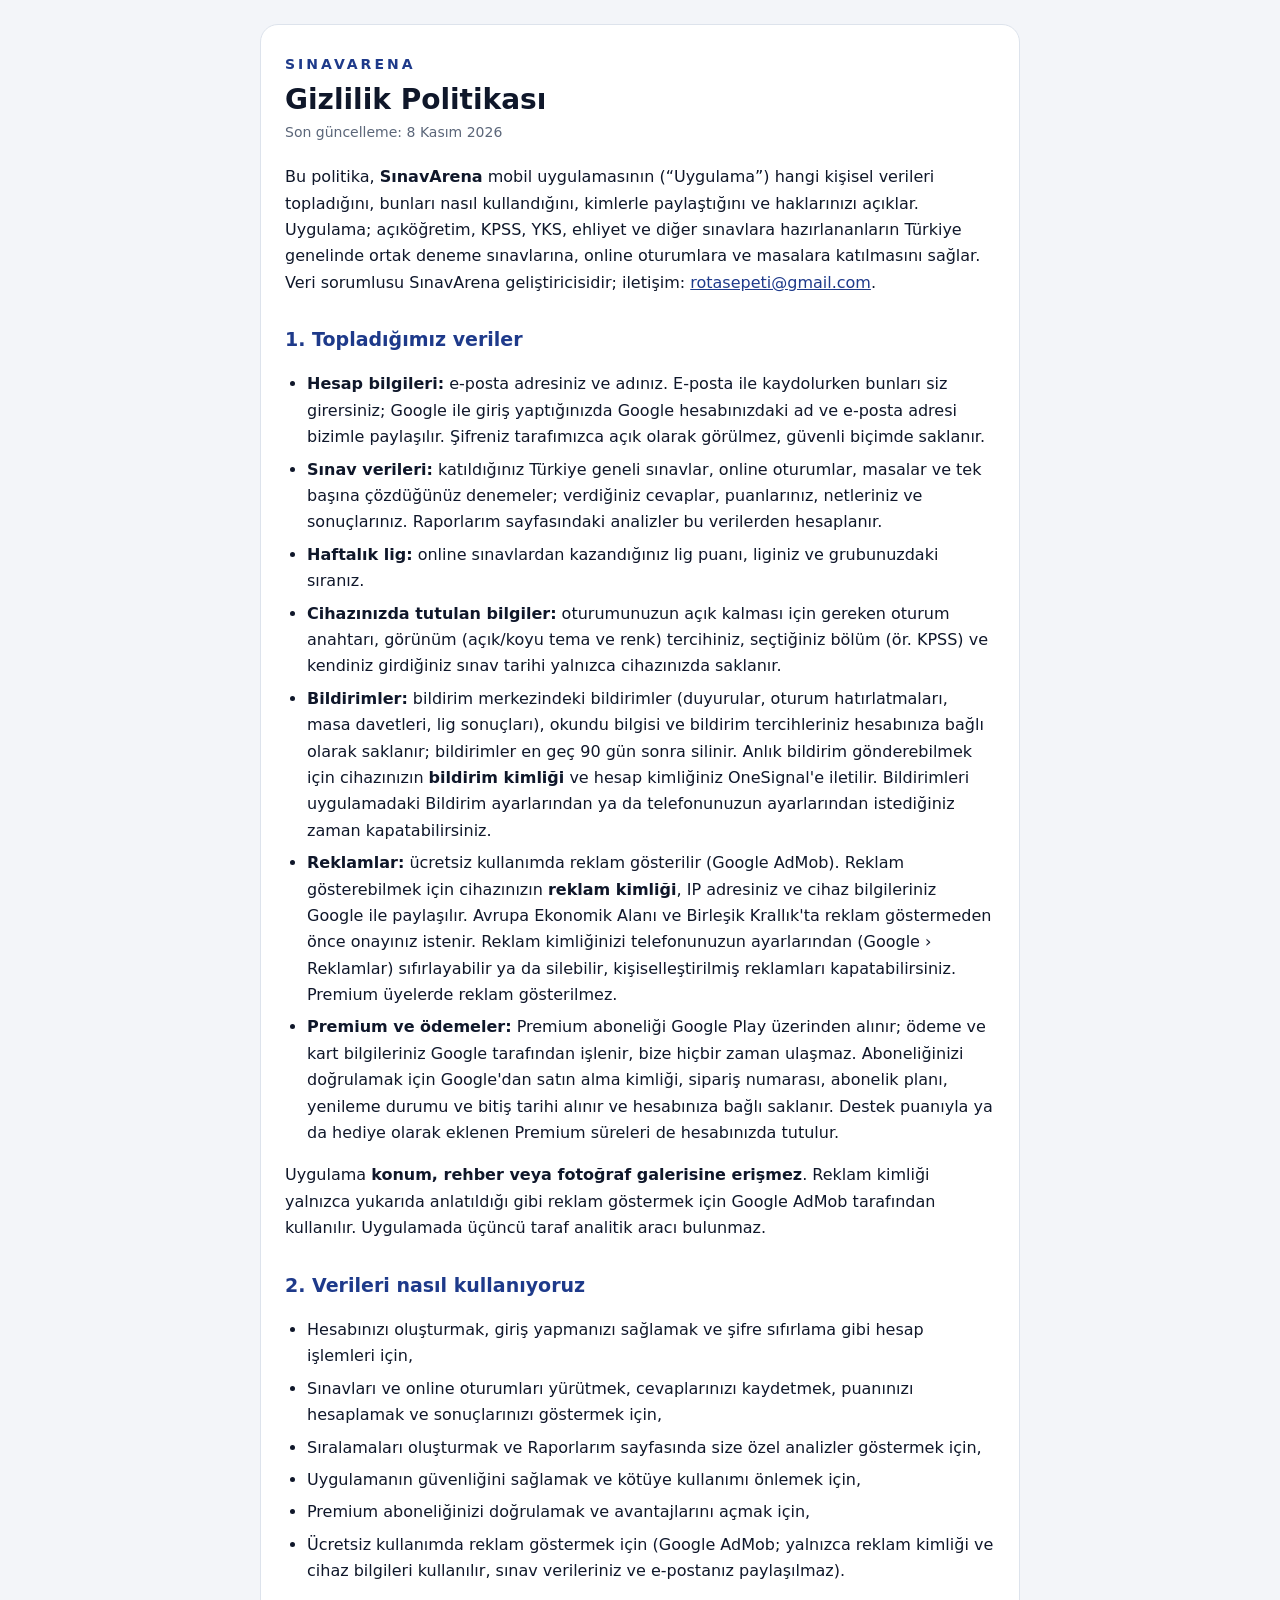
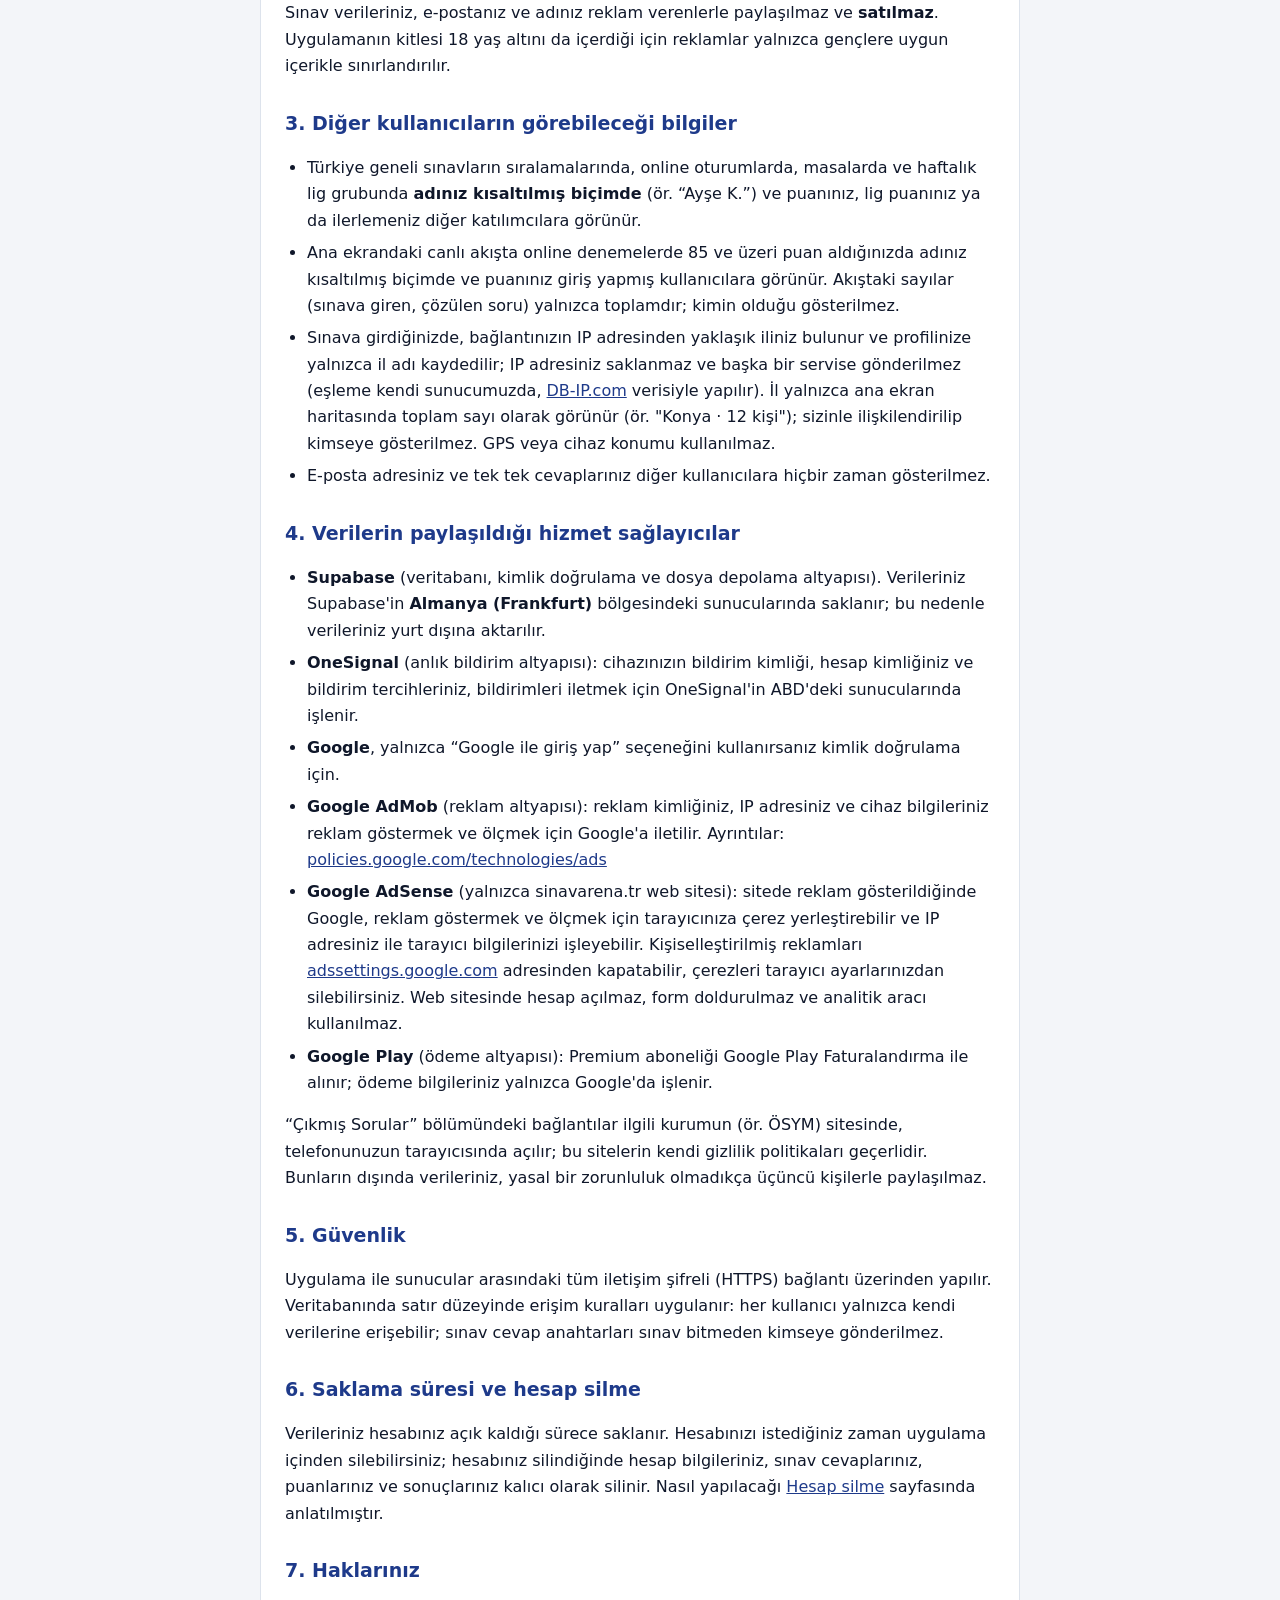
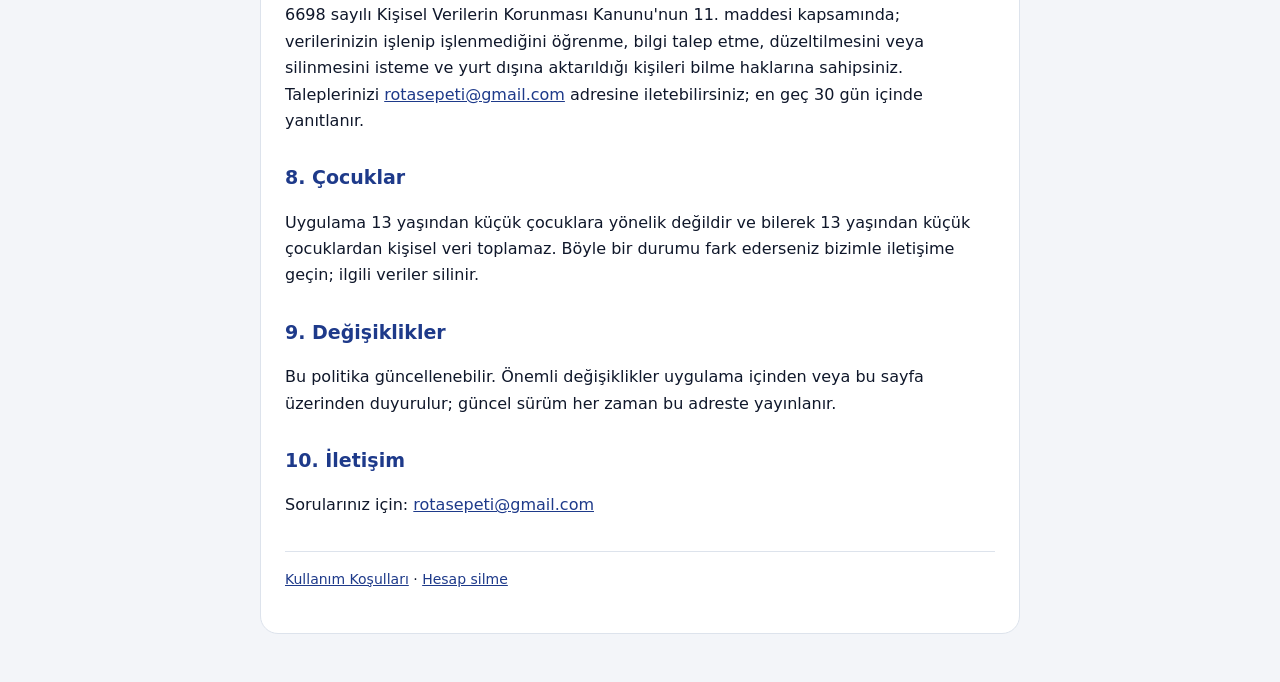
<file: index.html>
<!doctype html>
<html lang="tr">
<head>
  <meta charset="utf-8">
  <meta name="viewport" content="width=device-width, initial-scale=1">
  <title>SınavArena – Gizlilik Politikası</title>
  <meta name="description" content="SınavArena mobil uygulamasının gizlilik politikası.">
  <link rel="stylesheet" href="style.css">
</head>
<body>
  <main>
    <p class="brand">SINAVARENA</p>
    <h1>Gizlilik Politikası</h1>
    <p class="meta">Son güncelleme: 8 Kasım 2026</p>

    <p>
      Bu politika, <strong>SınavArena</strong> mobil uygulamasının (“Uygulama”) hangi kişisel verileri
      topladığını, bunları nasıl kullandığını, kimlerle paylaştığını ve haklarınızı açıklar. Uygulama;
      açıköğretim, KPSS, YKS, ehliyet ve diğer sınavlara hazırlananların Türkiye genelinde ortak deneme
      sınavlarına, online oturumlara ve masalara katılmasını sağlar. Veri sorumlusu SınavArena
      geliştiricisidir; iletişim: <a href="mailto:rotasepeti@gmail.com">rotasepeti@gmail.com</a>.
    </p>

    <h2>1. Topladığımız veriler</h2>
    <ul>
      <li><strong>Hesap bilgileri:</strong> e-posta adresiniz ve adınız. E-posta ile kaydolurken
        bunları siz girersiniz; Google ile giriş yaptığınızda Google hesabınızdaki ad ve e-posta
        adresi bizimle paylaşılır. Şifreniz tarafımızca açık olarak görülmez, güvenli biçimde saklanır.</li>
      <li><strong>Sınav verileri:</strong> katıldığınız Türkiye geneli sınavlar, online oturumlar, masalar
        ve tek başına çözdüğünüz denemeler; verdiğiniz cevaplar, puanlarınız, netleriniz ve sonuçlarınız.
        Raporlarım sayfasındaki analizler bu verilerden hesaplanır.</li>
      <li><strong>Haftalık lig:</strong> online sınavlardan kazandığınız lig puanı, liginiz ve grubunuzdaki sıranız.</li>
      <li><strong>Cihazınızda tutulan bilgiler:</strong> oturumunuzun açık kalması için gereken oturum
        anahtarı, görünüm (açık/koyu tema ve renk) tercihiniz, seçtiğiniz bölüm (ör. KPSS) ve kendiniz girdiğiniz
        sınav tarihi yalnızca cihazınızda saklanır.</li>
      <li><strong>Bildirimler:</strong> bildirim merkezindeki bildirimler (duyurular, oturum hatırlatmaları,
        masa davetleri, lig sonuçları), okundu bilgisi ve bildirim tercihleriniz hesabınıza bağlı olarak
        saklanır; bildirimler en geç 90 gün sonra silinir. Anlık bildirim gönderebilmek için cihazınızın
        <strong>bildirim kimliği</strong> ve hesap kimliğiniz OneSignal'e iletilir. Bildirimleri uygulamadaki
        Bildirim ayarlarından ya da telefonunuzun ayarlarından istediğiniz zaman kapatabilirsiniz.</li>
      <li><strong>Reklamlar:</strong> ücretsiz kullanımda reklam gösterilir (Google AdMob). Reklam gösterebilmek için
        cihazınızın <strong>reklam kimliği</strong>, IP adresiniz ve cihaz bilgileriniz Google ile paylaşılır. Avrupa Ekonomik
        Alanı ve Birleşik Krallık'ta reklam göstermeden önce onayınız istenir. Reklam kimliğinizi telefonunuzun ayarlarından
        (Google › Reklamlar) sıfırlayabilir ya da silebilir, kişiselleştirilmiş reklamları kapatabilirsiniz. Premium üyelerde
        reklam gösterilmez.</li>
      <li><strong>Premium ve ödemeler:</strong> Premium aboneliği Google Play üzerinden alınır; ödeme ve kart bilgileriniz
        Google tarafından işlenir, bize hiçbir zaman ulaşmaz. Aboneliğinizi doğrulamak için Google'dan satın alma kimliği,
        sipariş numarası, abonelik planı, yenileme durumu ve bitiş tarihi alınır ve hesabınıza bağlı saklanır. Destek
        puanıyla ya da hediye olarak eklenen Premium süreleri de hesabınızda tutulur.</li>
    </ul>
    <p>
      Uygulama <strong>konum, rehber veya fotoğraf galerisine erişmez</strong>. Reklam kimliği yalnızca yukarıda
      anlatıldığı gibi reklam göstermek için Google AdMob tarafından kullanılır. Uygulamada üçüncü taraf analitik aracı bulunmaz.
    </p>

    <h2>2. Verileri nasıl kullanıyoruz</h2>
    <ul>
      <li>Hesabınızı oluşturmak, giriş yapmanızı sağlamak ve şifre sıfırlama gibi hesap işlemleri için,</li>
      <li>Sınavları ve online oturumları yürütmek, cevaplarınızı kaydetmek, puanınızı hesaplamak ve sonuçlarınızı göstermek için,</li>
      <li>Sıralamaları oluşturmak ve Raporlarım sayfasında size özel analizler göstermek için,</li>
      <li>Uygulamanın güvenliğini sağlamak ve kötüye kullanımı önlemek için,</li>
      <li>Premium aboneliğinizi doğrulamak ve avantajlarını açmak için,</li>
      <li>Ücretsiz kullanımda reklam göstermek için (Google AdMob; yalnızca reklam kimliği ve cihaz bilgileri kullanılır,
        sınav verileriniz ve e-postanız paylaşılmaz).</li>
    </ul>
    <p>Sınav verileriniz, e-postanız ve adınız reklam verenlerle paylaşılmaz ve <strong>satılmaz</strong>. Uygulamanın kitlesi
      18 yaş altını da içerdiği için reklamlar yalnızca gençlere uygun içerikle sınırlandırılır.</p>

    <h2>3. Diğer kullanıcıların görebileceği bilgiler</h2>
    <ul>
      <li>Türkiye geneli sınavların sıralamalarında, online oturumlarda, masalarda ve haftalık lig grubunda
        <strong>adınız kısaltılmış biçimde</strong> (ör. “Ayşe K.”) ve puanınız, lig puanınız ya da
        ilerlemeniz diğer katılımcılara görünür.</li>
      <li>Ana ekrandaki canlı akışta online denemelerde 85 ve üzeri puan aldığınızda adınız kısaltılmış biçimde ve puanınız giriş yapmış kullanıcılara görünür. Akıştaki sayılar (sınava giren, çözülen soru) yalnızca toplamdır; kimin olduğu gösterilmez.</li>
      <li>Sınava girdiğinizde, bağlantınızın IP adresinden yaklaşık iliniz bulunur ve profilinize yalnızca il adı kaydedilir; IP adresiniz saklanmaz ve başka bir servise gönderilmez (eşleme kendi sunucumuzda, <a href="https://db-ip.com">DB-IP.com</a> verisiyle yapılır). İl yalnızca ana ekran haritasında toplam sayı olarak görünür (ör. "Konya · 12 kişi"); sizinle ilişkilendirilip kimseye gösterilmez. GPS veya cihaz konumu kullanılmaz.</li>
      <li>E-posta adresiniz ve tek tek cevaplarınız diğer kullanıcılara hiçbir zaman gösterilmez.</li>
    </ul>

    <h2>4. Verilerin paylaşıldığı hizmet sağlayıcılar</h2>
    <ul>
      <li><strong>Supabase</strong> (veritabanı, kimlik doğrulama ve dosya depolama altyapısı). Verileriniz
        Supabase'in <strong>Almanya (Frankfurt)</strong> bölgesindeki sunucularında saklanır; bu nedenle
        verileriniz yurt dışına aktarılır.</li>
      <li><strong>OneSignal</strong> (anlık bildirim altyapısı): cihazınızın bildirim kimliği, hesap kimliğiniz
        ve bildirim tercihleriniz, bildirimleri iletmek için OneSignal'in ABD'deki sunucularında işlenir.</li>
      <li><strong>Google</strong>, yalnızca “Google ile giriş yap” seçeneğini kullanırsanız kimlik
        doğrulama için.</li>
      <li><strong>Google AdMob</strong> (reklam altyapısı): reklam kimliğiniz, IP adresiniz ve cihaz bilgileriniz reklam
        göstermek ve ölçmek için Google'a iletilir. Ayrıntılar: <a href="https://policies.google.com/technologies/ads">policies.google.com/technologies/ads</a></li>
      <li><strong>Google AdSense</strong> (yalnızca sinavarena.tr web sitesi): sitede reklam gösterildiğinde Google, reklam
        göstermek ve ölçmek için tarayıcınıza çerez yerleştirebilir ve IP adresiniz ile tarayıcı bilgilerinizi işleyebilir.
        Kişiselleştirilmiş reklamları <a href="https://adssettings.google.com">adssettings.google.com</a> adresinden kapatabilir,
        çerezleri tarayıcı ayarlarınızdan silebilirsiniz. Web sitesinde hesap açılmaz, form doldurulmaz ve analitik aracı kullanılmaz.</li>
      <li><strong>Google Play</strong> (ödeme altyapısı): Premium aboneliği Google Play Faturalandırma ile alınır; ödeme
        bilgileriniz yalnızca Google'da işlenir.</li>
    </ul>
    <p>
      “Çıkmış Sorular” bölümündeki bağlantılar ilgili kurumun (ör. ÖSYM) sitesinde, telefonunuzun
      tarayıcısında açılır; bu sitelerin kendi gizlilik politikaları geçerlidir. Bunların dışında
      verileriniz, yasal bir zorunluluk olmadıkça üçüncü kişilerle paylaşılmaz.
    </p>

    <h2>5. Güvenlik</h2>
    <p>
      Uygulama ile sunucular arasındaki tüm iletişim şifreli (HTTPS) bağlantı üzerinden yapılır.
      Veritabanında satır düzeyinde erişim kuralları uygulanır: her kullanıcı yalnızca kendi verilerine
      erişebilir; sınav cevap anahtarları sınav bitmeden kimseye gönderilmez.
    </p>

    <h2>6. Saklama süresi ve hesap silme</h2>
    <p>
      Verileriniz hesabınız açık kaldığı sürece saklanır. Hesabınızı istediğiniz zaman uygulama içinden
      silebilirsiniz; hesabınız silindiğinde hesap bilgileriniz, sınav cevaplarınız, puanlarınız ve
      sonuçlarınız kalıcı olarak silinir. Nasıl yapılacağı <a href="hesap-silme.html">Hesap silme</a>
      sayfasında anlatılmıştır.
    </p>

    <h2>7. Haklarınız</h2>
    <p>
      6698 sayılı Kişisel Verilerin Korunması Kanunu'nun 11. maddesi kapsamında; verilerinizin işlenip
      işlenmediğini öğrenme, bilgi talep etme, düzeltilmesini veya silinmesini isteme ve yurt dışına
      aktarıldığı kişileri bilme haklarına sahipsiniz. Taleplerinizi
      <a href="mailto:rotasepeti@gmail.com">rotasepeti@gmail.com</a> adresine iletebilirsiniz;
      en geç 30 gün içinde yanıtlanır.
    </p>

    <h2>8. Çocuklar</h2>
    <p>
      Uygulama 13 yaşından küçük çocuklara yönelik değildir ve bilerek 13 yaşından küçük çocuklardan
      kişisel veri toplamaz. Böyle bir durumu fark ederseniz bizimle iletişime geçin; ilgili veriler silinir.
    </p>

    <h2>9. Değişiklikler</h2>
    <p>
      Bu politika güncellenebilir. Önemli değişiklikler uygulama içinden veya bu sayfa üzerinden
      duyurulur; güncel sürüm her zaman bu adreste yayınlanır.
    </p>

    <h2>10. İletişim</h2>
    <p>Sorularınız için: <a href="mailto:rotasepeti@gmail.com">rotasepeti@gmail.com</a></p>

    <p class="nav"><a href="kullanim-kosullari.html">Kullanım Koşulları</a> · <a href="hesap-silme.html">Hesap silme</a></p>
  </main>
</body>
</html>
</file>
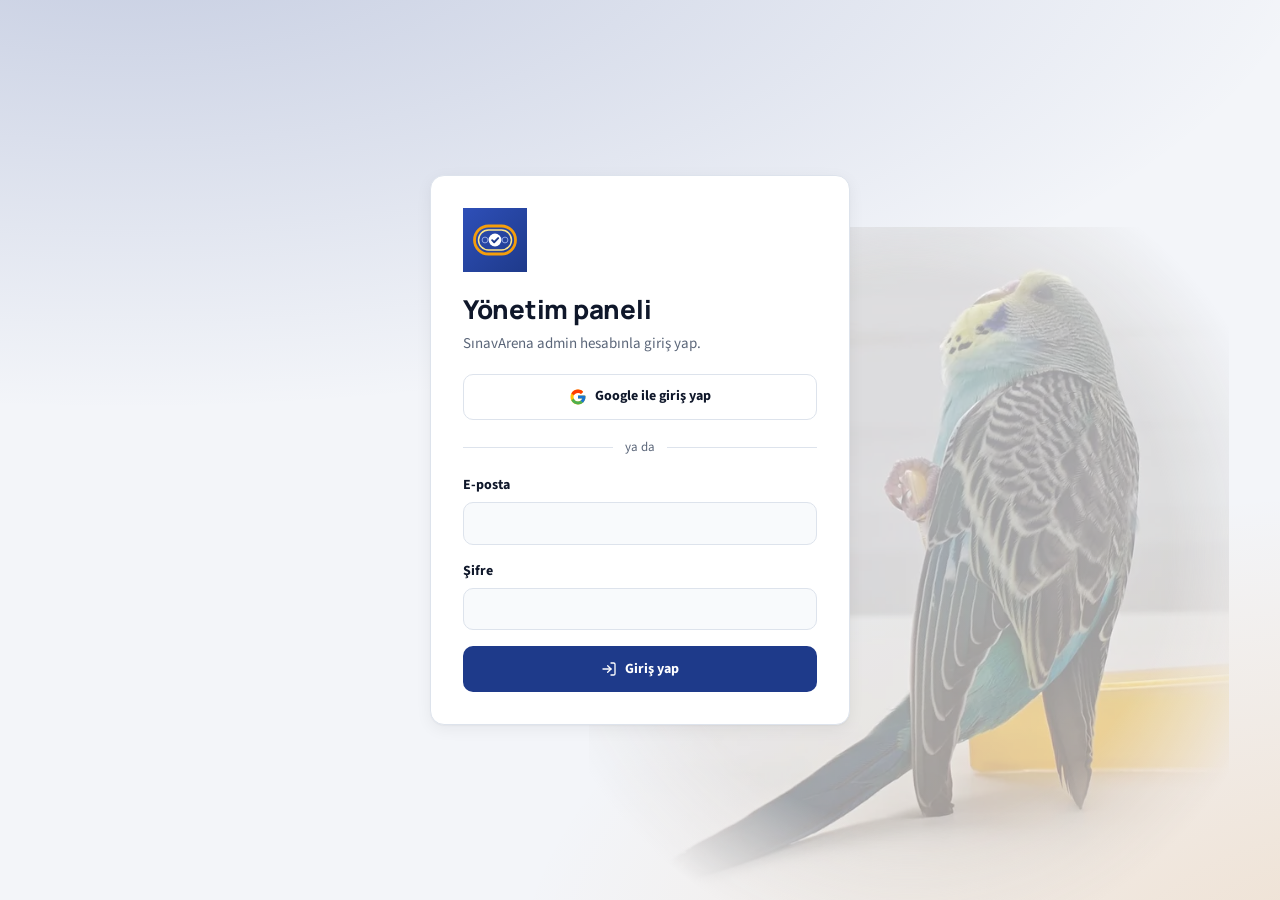
<file: admin/index.html>
<!doctype html>
<html lang="tr">
  <head>
    <meta name="robots" content="noindex, nofollow" />
    <meta charset="UTF-8" />
    <meta name="viewport" content="width=device-width, initial-scale=1.0" />
    <title>SınavArena Yönetim</title>
    <link rel="icon" type="image/svg+xml" href="./logo.svg" />
    <link rel="preconnect" href="https://fonts.googleapis.com" />
    <link rel="preconnect" href="https://fonts.gstatic.com" crossorigin />
    <link
      href="https://fonts.googleapis.com/css2?family=Manrope:wght@700;800&family=Source+Sans+3:wght@400;600;700&display=swap"
      rel="stylesheet"
    />
    <script type="module" crossorigin src="./assets/index-DpLu9Zea.js"></script>
    <link rel="stylesheet" crossorigin href="./assets/index-CQw5iGxT.css">
  </head>
  <body>
    <div id="root"></div>
  </body>
</html>
</file>
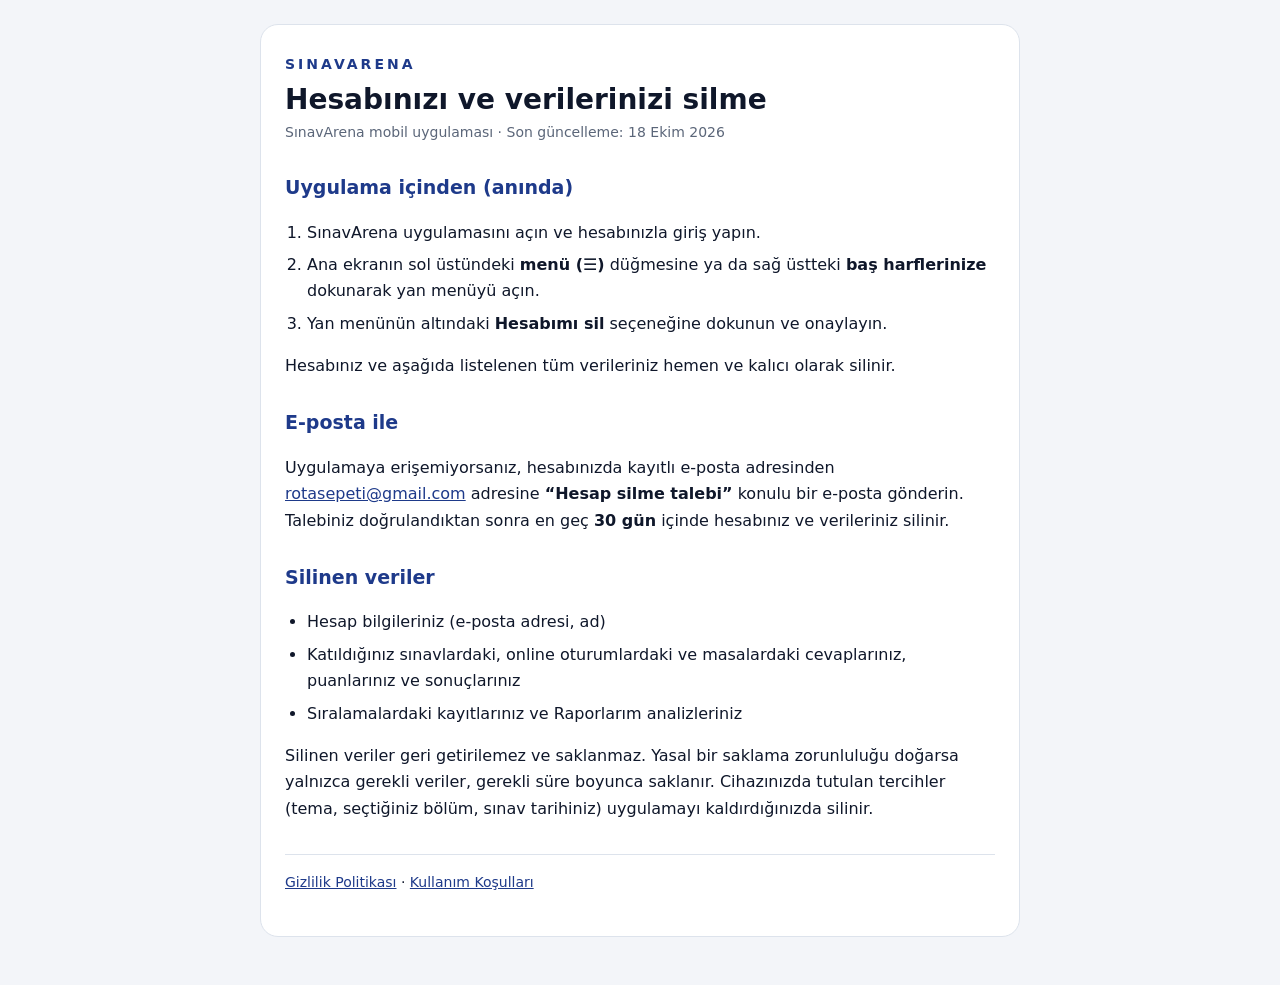
<file: hesap-silme.html>
<!doctype html>
<html lang="tr">
<head>
  <meta charset="utf-8">
  <meta name="viewport" content="width=device-width, initial-scale=1">
  <title>SınavArena – Hesap Silme</title>
  <meta name="description" content="SınavArena hesabınızı ve verilerinizi nasıl silebileceğiniz.">
  <link rel="stylesheet" href="style.css">
</head>
<body>
  <main>
    <p class="brand">SINAVARENA</p>
    <h1>Hesabınızı ve verilerinizi silme</h1>
    <p class="meta">SınavArena mobil uygulaması · Son güncelleme: 18 Ekim 2026</p>

    <h2>Uygulama içinden (anında)</h2>
    <ol>
      <li>SınavArena uygulamasını açın ve hesabınızla giriş yapın.</li>
      <li>Ana ekranın sol üstündeki <strong>menü (☰)</strong> düğmesine ya da sağ üstteki
        <strong>baş harflerinize</strong> dokunarak yan menüyü açın.</li>
      <li>Yan menünün altındaki <strong>Hesabımı sil</strong> seçeneğine dokunun ve onaylayın.</li>
    </ol>
    <p>Hesabınız ve aşağıda listelenen tüm verileriniz hemen ve kalıcı olarak silinir.</p>

    <h2>E-posta ile</h2>
    <p>
      Uygulamaya erişemiyorsanız, hesabınızda kayıtlı e-posta adresinden
      <a href="mailto:rotasepeti@gmail.com?subject=Hesap%20silme%20talebi">rotasepeti@gmail.com</a>
      adresine <strong>“Hesap silme talebi”</strong> konulu bir e-posta gönderin. Talebiniz doğrulandıktan
      sonra en geç <strong>30 gün</strong> içinde hesabınız ve verileriniz silinir.
    </p>

    <h2>Silinen veriler</h2>
    <ul>
      <li>Hesap bilgileriniz (e-posta adresi, ad)</li>
      <li>Katıldığınız sınavlardaki, online oturumlardaki ve masalardaki cevaplarınız, puanlarınız ve sonuçlarınız</li>
      <li>Sıralamalardaki kayıtlarınız ve Raporlarım analizleriniz</li>
    </ul>
    <p>
      Silinen veriler geri getirilemez ve saklanmaz. Yasal bir saklama zorunluluğu doğarsa yalnızca
      gerekli veriler, gerekli süre boyunca saklanır. Cihazınızda tutulan tercihler (tema, seçtiğiniz
      bölüm, sınav tarihiniz) uygulamayı kaldırdığınızda silinir.
    </p>

    <p class="nav"><a href="index.html">Gizlilik Politikası</a> · <a href="kullanim-kosullari.html">Kullanım Koşulları</a></p>
  </main>
</body>
</html>
</file>
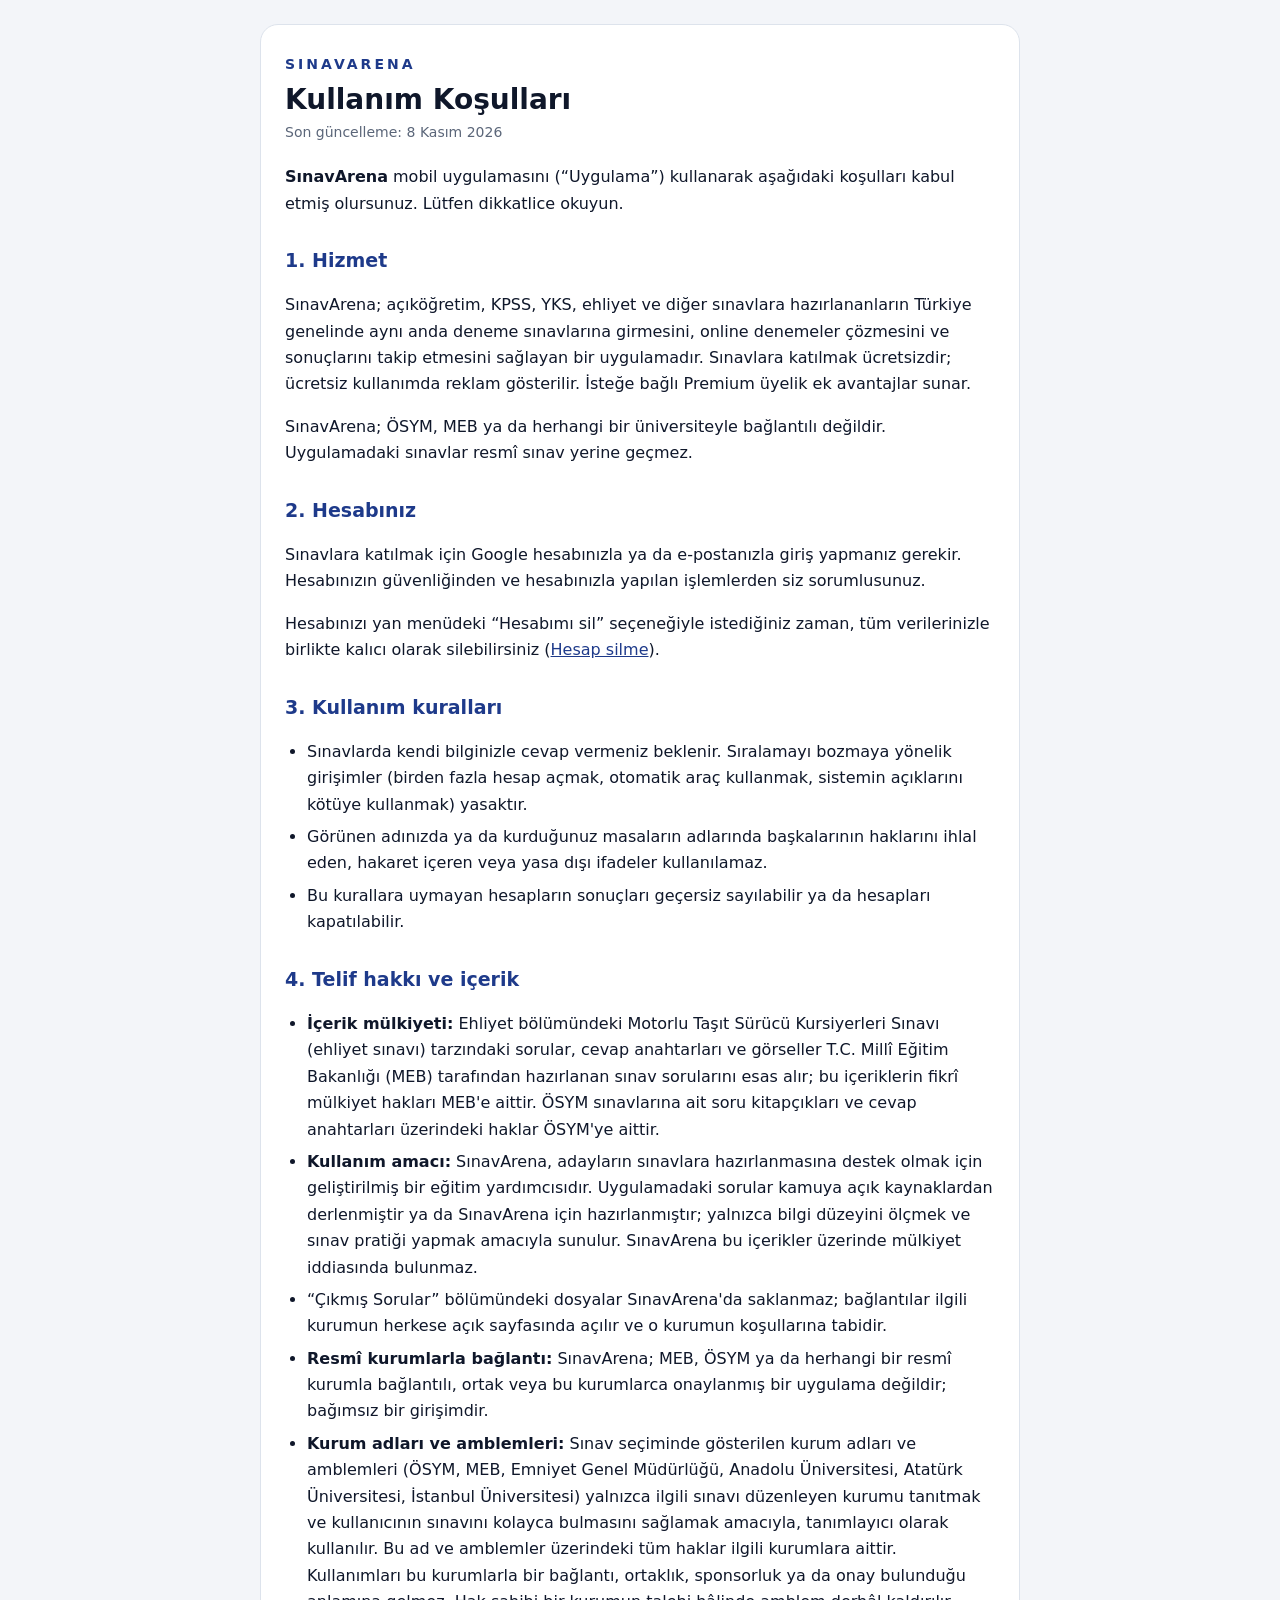
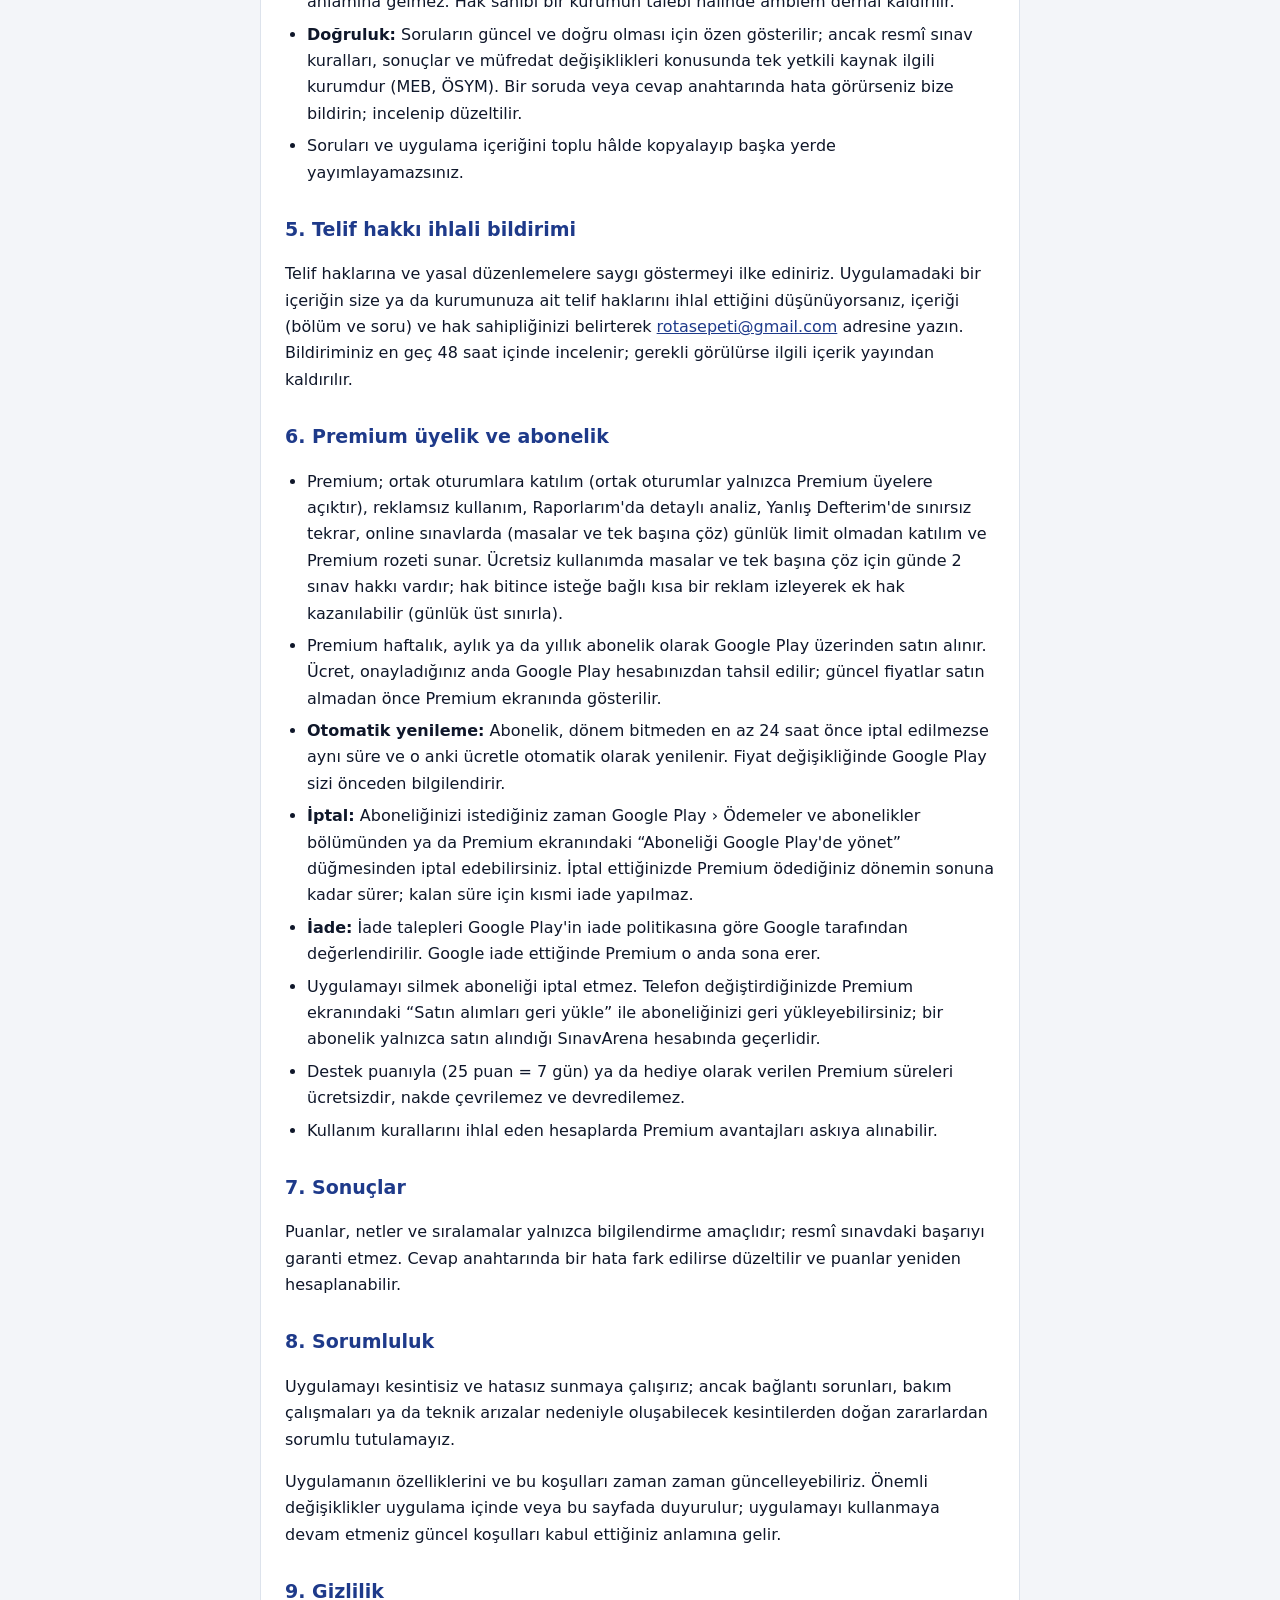
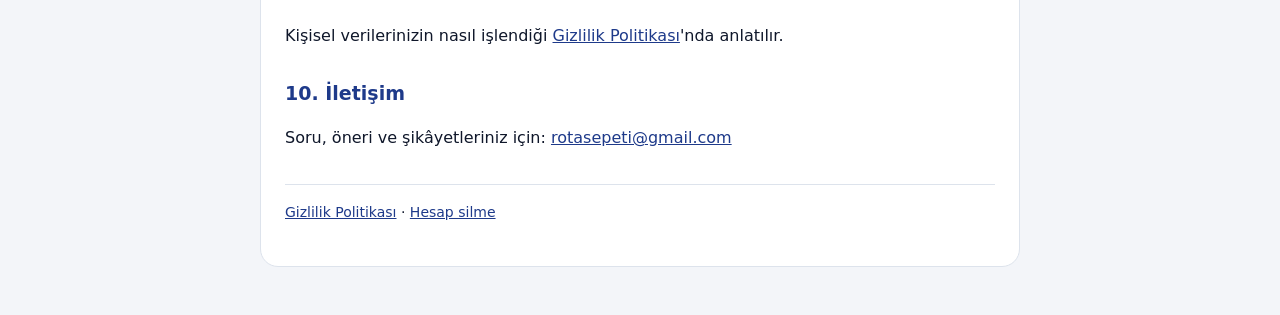
<file: kullanim-kosullari.html>
<!doctype html>
<html lang="tr">
<head>
  <meta charset="utf-8">
  <meta name="viewport" content="width=device-width, initial-scale=1">
  <title>SınavArena – Kullanım Koşulları</title>
  <meta name="description" content="SınavArena mobil uygulamasının kullanım koşulları.">
  <link rel="stylesheet" href="style.css">
</head>
<body>
  <main>
    <p class="brand">SINAVARENA</p>
    <h1>Kullanım Koşulları</h1>
    <p class="meta">Son güncelleme: 8 Kasım 2026</p>

    <p>
      <strong>SınavArena</strong> mobil uygulamasını (“Uygulama”) kullanarak aşağıdaki koşulları kabul
      etmiş olursunuz. Lütfen dikkatlice okuyun.
    </p>

    <h2>1. Hizmet</h2>
    <p>
      SınavArena; açıköğretim, KPSS, YKS, ehliyet ve diğer sınavlara hazırlananların Türkiye genelinde aynı
      anda deneme sınavlarına girmesini, online denemeler çözmesini ve sonuçlarını takip etmesini sağlayan
      bir uygulamadır. Sınavlara katılmak ücretsizdir; ücretsiz kullanımda reklam gösterilir. İsteğe bağlı Premium
      üyelik ek avantajlar sunar.
    </p>
    <p>
      SınavArena; ÖSYM, MEB ya da herhangi bir üniversiteyle bağlantılı değildir. Uygulamadaki sınavlar
      resmî sınav yerine geçmez.
    </p>

    <h2>2. Hesabınız</h2>
    <p>
      Sınavlara katılmak için Google hesabınızla ya da e-postanızla giriş yapmanız gerekir. Hesabınızın
      güvenliğinden ve hesabınızla yapılan işlemlerden siz sorumlusunuz.
    </p>
    <p>
      Hesabınızı yan menüdeki “Hesabımı sil” seçeneğiyle istediğiniz zaman, tüm verilerinizle birlikte
      kalıcı olarak silebilirsiniz (<a href="hesap-silme.html">Hesap silme</a>).
    </p>

    <h2>3. Kullanım kuralları</h2>
    <ul>
      <li>Sınavlarda kendi bilginizle cevap vermeniz beklenir. Sıralamayı bozmaya yönelik girişimler
        (birden fazla hesap açmak, otomatik araç kullanmak, sistemin açıklarını kötüye kullanmak) yasaktır.</li>
      <li>Görünen adınızda ya da kurduğunuz masaların adlarında başkalarının haklarını ihlal eden, hakaret
        içeren veya yasa dışı ifadeler kullanılamaz.</li>
      <li>Bu kurallara uymayan hesapların sonuçları geçersiz sayılabilir ya da hesapları kapatılabilir.</li>
    </ul>

    <h2>4. Telif hakkı ve içerik</h2>
    <ul>
      <li><strong>İçerik mülkiyeti:</strong> Ehliyet bölümündeki Motorlu Taşıt Sürücü Kursiyerleri Sınavı
        (ehliyet sınavı) tarzındaki sorular, cevap anahtarları ve görseller T.C. Millî Eğitim Bakanlığı (MEB)
        tarafından hazırlanan sınav sorularını esas alır; bu içeriklerin fikrî mülkiyet hakları MEB'e aittir.
        ÖSYM sınavlarına ait soru kitapçıkları ve cevap anahtarları üzerindeki haklar ÖSYM'ye aittir.</li>
      <li><strong>Kullanım amacı:</strong> SınavArena, adayların sınavlara hazırlanmasına destek olmak için
        geliştirilmiş bir eğitim yardımcısıdır. Uygulamadaki sorular kamuya açık kaynaklardan
        derlenmiştir ya da SınavArena için hazırlanmıştır; yalnızca bilgi düzeyini ölçmek ve sınav pratiği
        yapmak amacıyla sunulur. SınavArena bu içerikler üzerinde mülkiyet iddiasında bulunmaz.</li>
      <li>“Çıkmış Sorular” bölümündeki dosyalar SınavArena'da saklanmaz; bağlantılar ilgili kurumun herkese
        açık sayfasında açılır ve o kurumun koşullarına tabidir.</li>
      <li><strong>Resmî kurumlarla bağlantı:</strong> SınavArena; MEB, ÖSYM ya da herhangi bir resmî kurumla
        bağlantılı, ortak veya bu kurumlarca onaylanmış bir uygulama değildir; bağımsız bir girişimdir.</li>
      <li><strong>Kurum adları ve amblemleri:</strong> Sınav seçiminde gösterilen kurum adları ve amblemleri
        (ÖSYM, MEB, Emniyet Genel Müdürlüğü, Anadolu Üniversitesi, Atatürk Üniversitesi, İstanbul Üniversitesi)
        yalnızca ilgili sınavı düzenleyen kurumu tanıtmak ve kullanıcının sınavını kolayca bulmasını sağlamak
        amacıyla, tanımlayıcı olarak kullanılır. Bu ad ve amblemler üzerindeki tüm haklar ilgili kurumlara aittir.
        Kullanımları bu kurumlarla bir bağlantı, ortaklık, sponsorluk ya da onay bulunduğu anlamına gelmez. Hak
        sahibi bir kurumun talebi hâlinde amblem derhâl kaldırılır.</li>
      <li><strong>Doğruluk:</strong> Soruların güncel ve doğru olması için özen gösterilir; ancak resmî sınav
        kuralları, sonuçlar ve müfredat değişiklikleri konusunda tek yetkili kaynak ilgili kurumdur (MEB, ÖSYM).
        Bir soruda veya cevap anahtarında hata görürseniz bize bildirin; incelenip düzeltilir.</li>
      <li>Soruları ve uygulama içeriğini toplu hâlde kopyalayıp başka yerde yayımlayamazsınız.</li>
    </ul>

    <h2>5. Telif hakkı ihlali bildirimi</h2>
    <p>
      Telif haklarına ve yasal düzenlemelere saygı göstermeyi ilke ediniriz. Uygulamadaki bir içeriğin size ya
      da kurumunuza ait telif haklarını ihlal ettiğini düşünüyorsanız, içeriği (bölüm ve soru) ve hak
      sahipliğinizi belirterek <a href="mailto:rotasepeti@gmail.com">rotasepeti@gmail.com</a> adresine yazın.
      Bildiriminiz en geç 48 saat içinde incelenir; gerekli görülürse ilgili içerik yayından kaldırılır.
    </p>

    <h2>6. Premium üyelik ve abonelik</h2>
    <ul>
      <li>Premium; ortak oturumlara katılım (ortak oturumlar yalnızca Premium üyelere açıktır), reklamsız kullanım, Raporlarım'da detaylı analiz, Yanlış Defterim'de sınırsız tekrar, online
        sınavlarda (masalar ve tek başına çöz) günlük limit olmadan katılım ve Premium rozeti sunar. Ücretsiz kullanımda
        masalar ve tek başına çöz için günde 2 sınav hakkı vardır; hak bitince isteğe bağlı kısa bir reklam izleyerek
        ek hak kazanılabilir (günlük üst sınırla).</li>
      <li>Premium haftalık, aylık ya da yıllık abonelik olarak Google Play üzerinden satın alınır. Ücret, onayladığınız
        anda Google Play hesabınızdan tahsil edilir; güncel fiyatlar satın almadan önce Premium ekranında gösterilir.</li>
      <li><strong>Otomatik yenileme:</strong> Abonelik, dönem bitmeden en az 24 saat önce iptal edilmezse aynı süre ve o
        anki ücretle otomatik olarak yenilenir. Fiyat değişikliğinde Google Play sizi önceden bilgilendirir.</li>
      <li><strong>İptal:</strong> Aboneliğinizi istediğiniz zaman Google Play › Ödemeler ve abonelikler bölümünden ya da
        Premium ekranındaki “Aboneliği Google Play'de yönet” düğmesinden iptal edebilirsiniz. İptal ettiğinizde Premium
        ödediğiniz dönemin sonuna kadar sürer; kalan süre için kısmi iade yapılmaz.</li>
      <li><strong>İade:</strong> İade talepleri Google Play'in iade politikasına göre Google tarafından değerlendirilir.
        Google iade ettiğinde Premium o anda sona erer.</li>
      <li>Uygulamayı silmek aboneliği iptal etmez. Telefon değiştirdiğinizde Premium ekranındaki “Satın alımları geri
        yükle” ile aboneliğinizi geri yükleyebilirsiniz; bir abonelik yalnızca satın alındığı SınavArena hesabında geçerlidir.</li>
      <li>Destek puanıyla (25 puan = 7 gün) ya da hediye olarak verilen Premium süreleri ücretsizdir, nakde çevrilemez
        ve devredilemez.</li>
      <li>Kullanım kurallarını ihlal eden hesaplarda Premium avantajları askıya alınabilir.</li>
    </ul>

    <h2>7. Sonuçlar</h2>
    <p>
      Puanlar, netler ve sıralamalar yalnızca bilgilendirme amaçlıdır; resmî sınavdaki başarıyı garanti
      etmez. Cevap anahtarında bir hata fark edilirse düzeltilir ve puanlar yeniden hesaplanabilir.
    </p>

    <h2>8. Sorumluluk</h2>
    <p>
      Uygulamayı kesintisiz ve hatasız sunmaya çalışırız; ancak bağlantı sorunları, bakım çalışmaları ya
      da teknik arızalar nedeniyle oluşabilecek kesintilerden doğan zararlardan sorumlu tutulamayız.
    </p>
    <p>
      Uygulamanın özelliklerini ve bu koşulları zaman zaman güncelleyebiliriz. Önemli değişiklikler
      uygulama içinde veya bu sayfada duyurulur; uygulamayı kullanmaya devam etmeniz güncel koşulları
      kabul ettiğiniz anlamına gelir.
    </p>

    <h2>9. Gizlilik</h2>
    <p>
      Kişisel verilerinizin nasıl işlendiği <a href="index.html">Gizlilik Politikası</a>'nda anlatılır.
    </p>

    <h2>10. İletişim</h2>
    <p>Soru, öneri ve şikâyetleriniz için: <a href="mailto:rotasepeti@gmail.com">rotasepeti@gmail.com</a></p>

    <p class="nav"><a href="index.html">Gizlilik Politikası</a> · <a href="hesap-silme.html">Hesap silme</a></p>
  </main>
</body>
</html>
</file>
<file: style.css>
:root {
  --bg: #F3F5F9;
  --card: #FFFFFF;
  --text: #0F172A;
  --muted: #5B6679;
  --primary: #1E3A8A;
  --accent: #D97706;
  --border: #DDE3EC;
}

@media (prefers-color-scheme: dark) {
  :root {
    --bg: #0B1120;
    --card: #131B2E;
    --text: #E5E9F2;
    --muted: #94A0B8;
    --primary: #7C9CFF;
    --accent: #FBBF24;
    --border: #243049;
  }
}

* { box-sizing: border-box; }

body {
  margin: 0;
  padding: 24px 16px 48px;
  background: var(--bg);
  color: var(--text);
  font: 16px/1.65 system-ui, -apple-system, "Segoe UI", Roboto, sans-serif;
}

main {
  max-width: 760px;
  margin: 0 auto;
  padding: 28px 24px;
  background: var(--card);
  border: 1px solid var(--border);
  border-radius: 18px;
}

.brand {
  margin: 0;
  color: var(--primary);
  font-weight: 800;
  letter-spacing: 3px;
  font-size: 14px;
}

h1 { margin: 6px 0 4px; font-size: 28px; line-height: 1.25; }
h2 { margin: 28px 0 8px; font-size: 19px; color: var(--primary); }
.meta { margin: 0 0 20px; color: var(--muted); font-size: 14px; }
a { color: var(--primary); }
ul, ol { padding-left: 22px; }
li { margin: 6px 0; }
.nav { margin-top: 32px; padding-top: 16px; border-top: 1px solid var(--border); font-size: 14px; }
</file>
<file: admin/assets/index-CQw5iGxT.css>
:root{--bg:#f3f5f9;--fg:#0f172a;--card:#fff;--muted:#e9edf3;--muted-fg:#5b6679;--border:#dde3ec;--input:#f8fafc;--primary:#1e3a8a;--primary-fg:#fff;--primary-soft:#e3e9f7;--accent:#d97706;--accent-soft:#fef3e2;--danger:#dc2626;--danger-soft:#fdecec;--success:#15803d;--success-soft:#e7f6ec;--live:#dc2626;--sidebar:#0f1b3d;--sidebar-fg:#c7d2ee;--sidebar-active:#1e3a8a;--shadow:0 1px 2px #0f172a0a, 0 4px 16px #0f172a0f;--shadow-lg:0 20px 60px #0f172a40;--radius:14px;--font-heading:"Manrope", system-ui, sans-serif;--font-body:"Source Sans 3", system-ui, sans-serif;--lightningcss-light:initial;--lightningcss-dark: ;color-scheme:light}@media (prefers-color-scheme:dark){:root:not([data-theme=light]){--bg:#0b1120;--fg:#e5e9f2;--card:#131b2e;--muted:#1a2234;--muted-fg:#94a0b8;--border:#243049;--input:#182136;--primary:#7c9cff;--primary-fg:#0b1120;--primary-soft:#1a2644;--accent:#fbbf24;--accent-soft:#2b2210;--danger:#f87171;--danger-soft:#351719;--success:#4ade80;--success-soft:#12291b;--sidebar:#070c18;--sidebar-fg:#9fb0d6;--sidebar-active:#1a2644;--shadow:none;--lightningcss-light: ;--lightningcss-dark:initial;color-scheme:dark}}*{box-sizing:border-box}html,body,#root{height:100%}body{background:var(--bg);color:var(--fg);font-family:var(--font-body);-webkit-font-smoothing:antialiased;margin:0;font-size:15px;line-height:1.5}h1,h2,h3,h4{font-family:var(--font-heading);letter-spacing:-.01em;margin:0}h1{font-size:26px;font-weight:800}h2{font-size:19px;font-weight:700}h3{font-size:16px;font-weight:700}a{color:var(--primary)}button,input,select,textarea{font:inherit;color:inherit}.shell{grid-template-columns:248px 1fr;min-height:100%;display:grid}.sidebar{background:var(--sidebar);color:var(--sidebar-fg);flex-direction:column;gap:4px;height:100vh;padding:20px 14px;display:flex;position:sticky;top:0}.brand{color:#fff;align-items:center;gap:10px;padding:4px 10px 22px;display:flex}.brand img{width:38px;height:38px}.brand b{font-family:var(--font-heading);letter-spacing:.04em;font-size:16px;display:block}.brand small{color:var(--sidebar-fg);font-size:12px}.nav-item{color:var(--sidebar-fg);border-radius:10px;align-items:center;gap:12px;padding:10px 12px;font-weight:600;text-decoration:none;transition:background .15s,color .15s;display:flex}.nav-item:hover{color:#fff;background:#ffffff0f}.nav-item.active{background:var(--sidebar-active);color:#fff}.nav-item .count{opacity:.8;margin-left:auto;font-size:12px}.sidebar-footer{border-top:1px solid #ffffff14;gap:8px;margin-top:auto;padding-top:14px;display:grid}.user-chip{align-items:center;gap:10px;padding:6px 8px;display:flex}.avatar{background:var(--primary);width:34px;height:34px;color:var(--primary-fg);font-family:var(--font-heading);border-radius:50%;flex:none;place-items:center;font-size:13px;font-weight:700;display:grid}.user-chip .who{min-width:0}.user-chip .who b{color:#fff;text-overflow:ellipsis;white-space:nowrap;font-size:14px;display:block;overflow:hidden}.user-chip .who small{text-overflow:ellipsis;white-space:nowrap;font-size:12px;display:block;overflow:hidden}.main{min-width:0;padding:28px 36px 60px}.page-head{flex-wrap:wrap;justify-content:space-between;align-items:flex-end;gap:16px;margin-bottom:22px;display:flex}.page-head p{color:var(--muted-fg);margin:4px 0 0}.page-head .actions{flex-wrap:wrap;gap:10px;display:flex}.crumbs{color:var(--muted-fg);align-items:center;gap:6px;margin-bottom:8px;font-size:14px;display:flex}.crumbs a{color:var(--muted-fg);text-decoration:none}.crumbs a:hover{color:var(--primary)}.card{background:var(--card);border:1px solid var(--border);border-radius:var(--radius);box-shadow:var(--shadow)}.card-pad{padding:20px}.card-head{border-bottom:1px solid var(--border);justify-content:space-between;align-items:center;gap:12px;padding:16px 20px;display:flex}.grid{gap:16px;display:grid}.grid-4{grid-template-columns:repeat(4,minmax(0,1fr))}.grid-2{grid-template-columns:repeat(2,minmax(0,1fr))}.stat{align-items:flex-start;gap:14px;padding:18px 20px;display:flex}.stat .icon{background:var(--primary-soft);width:42px;height:42px;color:var(--primary);border-radius:12px;flex:none;place-items:center;display:grid}.stat .value{font-family:var(--font-heading);font-size:28px;font-weight:800;line-height:1.1}.stat .label{color:var(--muted-fg);font-size:14px}.stat .sub{color:var(--muted-fg);margin-top:2px;font-size:13px}.btn{cursor:pointer;white-space:nowrap;background:var(--primary);height:40px;color:var(--primary-fg);border:1px solid #0000;border-radius:10px;justify-content:center;align-items:center;gap:8px;padding:0 16px;font-size:14px;font-weight:700;transition:transform 60ms,background .15s,opacity .15s,border-color .15s;display:inline-flex}.btn:active:not(:disabled){transform:translateY(1px)}.btn:disabled{opacity:.5;cursor:not-allowed}.btn:hover:not(:disabled){filter:brightness(1.08)}.btn.secondary{background:var(--card);color:var(--fg);border-color:var(--border)}.btn.secondary:hover:not(:disabled){border-color:var(--primary);filter:none}.btn.ghost{color:var(--muted-fg);background:0 0}.btn.ghost:hover:not(:disabled){background:var(--muted);color:var(--fg);filter:none}.btn.danger{background:var(--danger);color:#fff}.btn.danger-ghost{color:var(--danger);background:0 0}.btn.danger-ghost:hover:not(:disabled){background:var(--danger-soft);filter:none}.btn.sm{border-radius:8px;height:32px;padding:0 10px;font-size:13px}.btn.icon{width:34px;height:34px;padding:0}.btn.block{width:100%;height:46px}.badge{letter-spacing:.02em;background:var(--muted);color:var(--muted-fg);white-space:nowrap;border-radius:999px;align-items:center;gap:6px;padding:2px 10px;font-size:12px;font-weight:700;display:inline-flex}.badge.draft{background:var(--muted);color:var(--muted-fg)}.badge.upcoming{background:var(--primary-soft);color:var(--primary)}.badge.live{background:var(--danger-soft);color:var(--live)}.badge.live:before{content:"";background:var(--live);border-radius:50%;width:7px;height:7px;animation:1.4s infinite pulse}.badge.ended{background:var(--success-soft);color:var(--success)}.badge.online{background:var(--primary-soft);color:var(--primary)}.badge.warn{background:var(--accent-soft);color:var(--accent)}.badge.ok{background:var(--success-soft);color:var(--success)}.badge.fail{background:var(--danger-soft);color:var(--danger)}.badge.yeni{color:#fff;background:#ef4444;animation:1.4s ease-in-out infinite yeni-yan}@keyframes yeni-yan{0%,to{background:#ef4444;box-shadow:0 0 #ef44448c}50%{background:#fca5a5;box-shadow:0 0 0 5px #ef444400}}@media (prefers-reduced-motion:reduce){.badge.yeni{animation:none}}.chip{align-items:center;gap:6px;font-size:13px;font-weight:600;display:inline-flex}.dot{border-radius:3px;flex:none;width:10px;height:10px}@keyframes pulse{50%{opacity:.35}}.table-wrap{overflow-x:auto}table{border-collapse:collapse;width:100%}th{text-align:left;text-transform:uppercase;letter-spacing:.06em;color:var(--muted-fg);border-bottom:1px solid var(--border);background:var(--card);padding:12px 16px;font-size:12px;font-weight:700;position:sticky;top:0}td{border-bottom:1px solid var(--border);vertical-align:middle;padding:12px 16px}tr:last-child td{border-bottom:none}tbody tr{transition:background .1s}tbody tr.clickable{cursor:pointer}tbody tr:hover{background:color-mix(in srgb, var(--muted) 55%, transparent)}td.num,th.num{text-align:right;font-variant-numeric:tabular-nums}.row-actions{justify-content:flex-end;gap:4px;display:flex}.title-cell b{display:block}.title-cell small{color:var(--muted-fg)}.clamp{-webkit-line-clamp:2;-webkit-box-orient:vertical;display:-webkit-box;overflow:hidden}.field{gap:6px;display:grid}.field>span{font-size:14px;font-weight:700}.field .hint{color:var(--muted-fg);font-size:13px;font-weight:400}.input,.select,.textarea{border:1px solid var(--border);background:var(--input);border-radius:10px;outline:none;width:100%;padding:9px 12px;transition:border-color .15s,box-shadow .15s}.input:focus,.select:focus,.textarea:focus{border-color:var(--primary);box-shadow:0 0 0 3px color-mix(in srgb, var(--primary) 18%, transparent)}.textarea{resize:vertical;min-height:80px}.form-grid{gap:16px;display:grid}.form-row{grid-template-columns:repeat(auto-fit,minmax(160px,1fr));gap:14px;display:grid}.toolbar{border-bottom:1px solid var(--border);flex-wrap:wrap;align-items:center;gap:10px;padding:14px 16px;display:flex}.search{flex:1;min-width:220px;max-width:380px;position:relative}.search svg{color:var(--muted-fg);position:absolute;top:50%;left:11px;transform:translateY(-50%)}.search .input{padding-left:36px}.segmented{background:var(--muted);border-radius:10px;gap:2px;padding:3px;display:inline-flex}.segmented button{cursor:pointer;color:var(--muted-fg);background:0 0;border:0;border-radius:8px;padding:6px 12px;font-size:13px;font-weight:600}.segmented button.on{background:var(--card);color:var(--fg);box-shadow:var(--shadow)}.switch{cursor:pointer;-webkit-user-select:none;user-select:none;align-items:center;gap:10px;font-weight:600;display:inline-flex}.switch input{display:none}.switch .track{background:var(--border);border-radius:999px;width:40px;height:22px;transition:background .15s;position:relative}.switch .track:after{content:"";background:#fff;border-radius:50%;width:16px;height:16px;transition:transform .15s;position:absolute;top:3px;left:3px;box-shadow:0 1px 3px #00000040}.switch input:checked+.track{background:var(--success)}.switch input:checked+.track:after{transform:translate(18px)}.option-row{grid-template-columns:40px 1fr;align-items:start;gap:10px;display:grid}.option-key{border:2px solid var(--border);cursor:pointer;background:var(--card);width:40px;height:40px;font-family:var(--font-heading);border-radius:50%;place-items:center;font-weight:800;transition:all .12s;display:grid}.option-key:hover{border-color:var(--success)}.option-key.correct{background:var(--success);border-color:var(--success);color:#fff}.backdrop{z-index:50;-webkit-backdrop-filter:blur(2px);backdrop-filter:blur(2px);background:#080d1c8c;place-items:center;padding:24px;animation:.12s ease-out fade;display:grid;position:fixed;inset:0}.modal{background:var(--card);box-shadow:var(--shadow-lg);border-radius:18px;flex-direction:column;width:min(640px,100%);max-height:calc(100vh - 48px);animation:.16s ease-out rise;display:flex}.modal.wide{width:min(1080px,100%)}.modal-head{border-bottom:1px solid var(--border);justify-content:space-between;align-items:center;padding:18px 22px;display:flex}.modal-body{padding:22px;overflow:auto}.modal-foot{border-top:1px solid var(--border);justify-content:flex-end;gap:10px;padding:14px 22px;display:flex}@keyframes fade{0%{opacity:0}}@keyframes rise{0%{opacity:0;transform:translateY(8px)scale(.99)}}.toasts{z-index:60;gap:10px;display:grid;position:fixed;bottom:20px;right:20px}.toast{background:var(--fg);min-width:280px;max-width:420px;color:var(--bg);box-shadow:var(--shadow-lg);border-radius:12px;align-items:center;gap:10px;padding:12px 16px;font-weight:600;animation:.18s ease-out rise;display:flex}.toast.error{background:var(--danger);color:#fff}.empty{text-align:center;color:var(--muted-fg);justify-items:center;gap:8px;padding:56px 24px;display:grid}.empty .icon{background:var(--muted);width:56px;height:56px;color:var(--muted-fg);border-radius:50%;place-items:center;margin-bottom:4px;display:grid}.empty h3{color:var(--fg)}.spinner{border:3px solid var(--border);border-top-color:var(--primary);border-radius:50%;width:22px;height:22px;animation:.7s linear infinite spin}.center{place-items:center;min-height:200px;display:grid}@keyframes spin{to{transform:rotate(360deg)}}.alert{background:var(--accent-soft);color:var(--fg);border-radius:12px;align-items:flex-start;gap:10px;padding:12px 14px;font-size:14px;display:flex}.alert.error{background:var(--danger-soft);color:var(--danger)}.alert.info{background:var(--primary-soft)}.alert svg{flex:none;margin-top:2px}.q-list{display:grid}.q-item{border-bottom:1px solid var(--border);grid-template-columns:44px 1fr auto;align-items:start;gap:14px;padding:16px 20px;display:grid}.q-item:last-child{border-bottom:none}.q-num{background:var(--primary-soft);width:36px;height:36px;color:var(--primary);font-family:var(--font-heading);border-radius:10px;place-items:center;font-weight:800;display:grid}.q-text{white-space:pre-wrap;font-weight:600}.q-meta{flex-wrap:wrap;align-items:center;gap:8px;margin-top:8px;display:flex}.q-options{color:var(--muted-fg);grid-template-columns:repeat(auto-fit,minmax(200px,1fr));gap:4px 16px;margin-top:8px;font-size:14px;display:grid}.q-options .right{color:var(--success);font-weight:700}.q-thumb{border:1px solid var(--border);border-radius:8px;max-width:160px;max-height:90px;margin-top:8px;display:block}.phone{width:300px;box-shadow:var(--shadow-lg);background:#0b1120;border-radius:34px;flex:none;padding:12px}.phone-screen{color:#0f172a;background:#f3f5f9;border-radius:24px;flex-direction:column;height:560px;display:flex;overflow:hidden}.phone-top{background:#fff;border-bottom:1px solid #dde3ec;padding:14px 14px 10px}.phone-top b{font-family:var(--font-heading);font-size:14px}.phone-top small{color:#1e3a8a;font-size:12px;font-weight:700;display:block}.phone-progress{background:#e9edf3;height:3px}.phone-progress div{background:#1e3a8a;width:30%;height:3px}.phone-body{align-content:start;gap:10px;padding:14px;display:grid;overflow:auto}.phone-q{white-space:pre-wrap;font-size:14px;font-weight:700}.phone-img{object-fit:contain;background:#fff;border-radius:10px;width:100%;max-height:150px}.phone-opt{background:#fff;border:1.5px solid #dde3ec;border-radius:12px;align-items:center;gap:10px;padding:9px 10px;font-size:13px;display:flex}.phone-opt i{border:1.5px solid #dde3ec;border-radius:50%;flex:none;place-items:center;width:26px;height:26px;font-size:12px;font-style:normal;font-weight:800;display:grid}.phone-opt.right{background:#e7f6ec;border-color:#15803d}.phone-opt.right i{color:#fff;background:#15803d;border-color:#15803d}.phone-expl{color:#5b6679;font-size:12px;font-style:italic}.login{background:radial-gradient(1200px 500px at 10% -10%, color-mix(in srgb, var(--primary) 22%, transparent), transparent), radial-gradient(900px 500px at 110% 110%, color-mix(in srgb, var(--accent) 18%, transparent), transparent), var(--bg);place-items:center;min-height:100%;padding:24px;display:grid}.login .card{gap:18px;width:min(420px,100%);padding:32px;display:grid}.login{isolation:isolate;position:relative}.login:before{content:"";z-index:-1;pointer-events:none;aspect-ratio:760/799;opacity:.35;background:url(./kus-arka-CN4F7vvG.webp) bottom/contain no-repeat;width:min(52vw,640px);position:fixed;bottom:0;right:4vw}@media (prefers-color-scheme:dark){:root:not([data-theme=light]) .login:before{opacity:.2}}:root[data-theme=dark] .login:before{opacity:.2}@media (width<=900px),(pointer:coarse){.login:before{display:none}}.login .logo{width:64px;height:64px}.divider{color:var(--muted-fg);align-items:center;gap:12px;font-size:13px;display:flex}.divider:before,.divider:after{content:"";background:var(--border);flex:1;height:1px}.tabs{border-bottom:1px solid var(--border);gap:4px;margin-bottom:18px;display:flex}.tabs button{cursor:pointer;color:var(--muted-fg);background:0 0;border:0;border-bottom:2px solid #0000;align-items:center;gap:8px;margin-bottom:-1px;padding:10px 14px;font-weight:700;display:inline-flex}.tabs button.on{color:var(--primary);border-color:var(--primary)}.progress{background:var(--muted);border-radius:999px;height:8px;overflow:hidden}.progress>div{background:var(--success);border-radius:999px;height:100%}.progress.low>div{background:var(--accent)}.color-swatch{border:1px solid var(--border);cursor:pointer;border-radius:10px;width:36px;height:36px;padding:0}.cat-preview{color:#fff;border-radius:16px;align-items:center;gap:12px;padding:16px;display:flex;position:relative;overflow:hidden}.cat-preview .ic{background:#fff3;border-radius:50%;place-items:center;width:42px;height:42px;font-weight:800;display:grid}.muted{color:var(--muted-fg)}.small{font-size:13px}.row{align-items:center;gap:10px;display:flex}.between{justify-content:space-between}.wrap{flex-wrap:wrap}.stack{gap:16px;display:grid}.mt{margin-top:16px}.split{grid-template-columns:1fr 300px;align-items:start;gap:24px;display:grid}@media (width<=1100px){.grid-4{grid-template-columns:repeat(2,minmax(0,1fr))}.split{grid-template-columns:1fr}.phone{margin:0 auto}}@media (width<=820px){.shell{grid-template-columns:1fr}.sidebar{flex-flow:wrap;height:auto;padding:12px;position:static}.brand{width:100%;padding-bottom:8px}.sidebar-footer{width:100%}.main{padding:20px 16px 48px}.grid-2,.grid-4{grid-template-columns:1fr}}.format-help{border:1px solid var(--border);border-radius:10px;padding:8px 12px;font-size:13px}.format-help summary{cursor:pointer;color:var(--muted-fg);font-weight:600}.format-help-body{gap:6px;margin-top:8px;display:grid}.format-help-body p{margin:0;line-height:1.5}.format-help-body pre{background:var(--muted,#f1f4f8);white-space:pre-wrap;border-radius:8px;margin:0;padding:8px 10px;font-size:12px}.format-help-body code{background:var(--muted,#f1f4f8);border-radius:4px;padding:1px 4px}.sidebar{scrollbar-width:thin;scrollbar-gutter:stable;overflow:hidden auto}.nav{gap:14px;display:grid}.nav-group{gap:2px;display:grid}.nav-group.boxed{background:#ffffff0a;border:1px solid #ffffff12;border-radius:12px;padding:4px}.nav-title{letter-spacing:.09em;text-transform:uppercase;color:#c7d2ee8c;align-items:center;gap:8px;padding:6px 12px 4px;font-size:11px;font-weight:800;display:flex}.nav-title.toggle{cursor:pointer;text-align:left;color:#fff;background:0 0;border:0;border-radius:8px;width:100%;padding:8px 10px;font-size:12px}.nav-title.toggle:hover{background:#ffffff0f}.nav-title .chev{opacity:.7;margin-left:auto;transition:transform .15s}.nav-title .chev.up{transform:rotate(-90deg)}.nav-label{text-overflow:ellipsis;white-space:nowrap;min-width:0;overflow:hidden}.nav-badge{color:#fff;letter-spacing:0;background:#ef4444;border-radius:999px;place-items:center;min-width:20px;height:20px;margin-left:auto;padding:0 6px;font-size:11.5px;font-weight:800;display:inline-grid}.nav-title .nav-badge{margin-left:6px}.topbar,.scrim{display:none}.todo{grid-template-columns:repeat(4,minmax(0,1fr));gap:12px;display:grid}.todo a{color:var(--fg);background:var(--card);border:1px solid var(--border);border-radius:12px;align-items:center;gap:12px;padding:14px 16px;text-decoration:none;transition:border-color .15s,transform .1s;display:flex}.todo a:hover{border-color:var(--primary);transform:translateY(-1px)}.todo a.hot{border-color:color-mix(in srgb, var(--danger) 45%, var(--border));background:color-mix(in srgb, var(--danger-soft) 55%, var(--card))}.todo .n{font-family:var(--font-heading);font-size:24px;font-weight:800;line-height:1}.todo a.hot .n{color:var(--danger)}.todo small{color:var(--muted-fg);font-size:13px;display:block}.chart{align-items:flex-end;gap:6px;height:160px;padding:8px 4px 0;display:flex}.chart .col{flex-direction:column;flex:1;justify-content:flex-end;align-items:center;gap:6px;min-width:0;height:100%;display:flex}.chart .bars{justify-content:center;align-items:flex-end;gap:2px;width:100%;height:100%;display:flex}.chart .bar{background:var(--primary);border-radius:4px 4px 0 0;width:42%;max-width:14px;min-height:2px}.chart .bar.alt{background:var(--accent)}.chart .day{color:var(--muted-fg);font-size:11px}.legend{color:var(--muted-fg);gap:14px;font-size:13px;display:flex}.legend i{vertical-align:-1px;border-radius:3px;width:10px;height:10px;margin-right:6px;display:inline-block}.quick{grid-template-columns:repeat(auto-fit,minmax(200px,1fr));gap:10px;display:grid}.quick a{border:1px dashed var(--border);color:var(--fg);border-radius:12px;align-items:center;gap:10px;padding:12px 14px;font-weight:700;text-decoration:none;display:flex}.quick a:hover{border-style:solid;border-color:var(--primary);color:var(--primary)}.drawer-backdrop{z-index:40;background:#080d1c73;animation:.12s ease-out fade;position:fixed;inset:0}.drawer{background:var(--card);z-index:41;width:min(520px,100%);box-shadow:var(--shadow-lg);flex-direction:column;animation:.18s ease-out slide;display:flex;position:fixed;top:0;bottom:0;right:0}.drawer-head{border-bottom:1px solid var(--border);align-items:center;gap:12px;padding:18px 20px;display:flex}.drawer-body{align-content:start;gap:18px;padding:20px;display:grid;overflow:auto}@keyframes slide{0%{opacity:0;transform:translate(24px)}}.kv{grid-template-columns:repeat(3,minmax(0,1fr));gap:10px;display:grid}.kv div{background:var(--muted);border-radius:10px;padding:10px 12px}.kv b{font-family:var(--font-heading);font-size:18px;display:block}.kv small{color:var(--muted-fg);font-size:12px}.list-line{border-bottom:1px solid var(--border);justify-content:space-between;gap:12px;padding:8px 0;font-size:14px;display:flex}.list-line:last-child{border-bottom:0}.stars{color:#f59e0b;letter-spacing:1px}.pager{border-top:1px solid var(--border);justify-content:flex-end;align-items:center;gap:8px;padding:12px 16px;display:flex}@media (width<=1100px){.todo{grid-template-columns:repeat(2,minmax(0,1fr))}}@media (width<=820px){.topbar{z-index:30;background:var(--sidebar);color:#fff;font-family:var(--font-heading);letter-spacing:.04em;align-items:center;gap:10px;padding:10px 12px;display:flex;position:sticky;top:0}.topbar .btn{color:#fff}.sidebar{z-index:45;flex-flow:column;width:280px;height:100vh;padding:20px 14px;transition:transform .2s;position:fixed;inset:0 auto 0 0;transform:translate(-100%)}.sidebar.open{transform:none}.brand{width:auto;padding-bottom:22px}.scrim{z-index:44;background:#080d1c80;display:block;position:fixed;inset:0}.kv{grid-template-columns:repeat(2,minmax(0,1fr))}}.split-32{grid-template-columns:minmax(0,3fr) minmax(0,2fr)}@media (width<=1100px){.split-32{grid-template-columns:1fr}}.ellipsis{text-overflow:ellipsis;white-space:nowrap;display:block;overflow:hidden}.chat-layout{grid-template-columns:330px minmax(0,1fr);align-items:start;gap:16px;display:grid}.chat-list{align-content:start;gap:2px;max-height:calc(100vh - 220px);padding:4px;display:grid;overflow-y:auto}.chat-thread{text-align:left;cursor:pointer;background:0 0;border:0;border-left:3px solid #0000;border-radius:12px;gap:10px;width:100%;padding:10px;display:flex}.chat-thread:hover{background:var(--muted)}.chat-thread.on{background:var(--primary-soft)}.chat-thread.bekliyor{border-left-color:var(--danger)}.chat-thread.canli{border-left-color:var(--success)}.chat-panel{flex-direction:column;min-height:520px;display:flex;overflow:hidden}.chat-conv{flex-direction:column;height:calc(100vh - 220px);min-height:520px;display:flex}.chat-head{border-bottom:1px solid var(--border);flex-wrap:wrap;align-items:center;gap:10px;padding:14px 16px;display:flex}.chat-body{background:radial-gradient(circle at 20% 0%, color-mix(in srgb, var(--primary-soft) 60%, transparent), transparent 60%), var(--bg);flex-direction:column;flex:1;gap:8px;padding:18px 16px;display:flex;overflow-y:auto}.bubble{white-space:pre-wrap;max-width:74%;padding:9px 13px;font-size:14.5px;line-height:1.45}.bubble.kullanici{color:#1e3a8a;background:linear-gradient(135deg,#e0e7ff,#dbeafe);border:1px solid #c7d2fe;border-radius:16px 16px 16px 4px;align-self:flex-start;box-shadow:0 2px 8px #1e3a8a14}.bubble.destek{color:#fff;background:linear-gradient(135deg,#f59e0b,#ea580c);border-radius:16px 16px 4px;align-self:flex-end;box-shadow:0 2px 8px #ea580c40}.bubble.bot{color:var(--fg);background:var(--card);border:1px solid color-mix(in srgb, #f59e0b 45%, var(--border));border-radius:16px 16px 4px;align-self:flex-end}.bubble-from{opacity:.85;align-items:center;gap:5px;margin-bottom:2px;font-size:11.5px;font-weight:800;display:flex}.bubble.bot .bubble-from{color:#ea580c}.bubble-chips{flex-wrap:wrap;gap:5px;margin-top:8px;display:flex}.bubble-chips span{border:1px solid color-mix(in srgb, #f59e0b 50%, var(--border));color:#c2410c;background:color-mix(in srgb, #fef3e2 70%, var(--card));border-radius:999px;padding:3px 9px;font-size:12px}.bubble-time{opacity:.65;text-align:right;margin-top:3px;font-size:11px}.chat-system{color:var(--muted-fg);background:var(--card);border:1px solid var(--border);border-radius:999px;align-self:center;margin:6px 0;padding:4px 12px;font-size:12px;font-weight:700}.chat-compose{border-top:1px solid var(--border);align-items:flex-end;gap:8px;padding:12px 16px;display:flex}.chat-compose .textarea{min-height:48px}.btn.send-orange{color:#fff;background:linear-gradient(135deg,#f59e0b,#ea580c);height:48px}@media (width<=960px){.chat-layout{grid-template-columns:1fr}.chat-list{max-height:260px}.bubble{max-width:88%}}.canli-nokta{background:var(--success);border-radius:50%;width:8px;height:8px;animation:1.6s ease-in-out infinite pulse}.durum-cevrimici{color:#15803d;white-space:nowrap;background:#dcfce7;border-radius:999px;align-items:center;gap:6px;padding:3px 10px;font-size:12px;font-weight:700;display:inline-flex}.durum-cevrimici:before{content:"";background:#22c55e;border-radius:50%;width:8px;height:8px;animation:1.4s infinite pulse;box-shadow:0 0 0 3px #22c55e40}@media (prefers-color-scheme:dark){.durum-cevrimici{color:#4ade80;background:#22c55e29}}
</file>
